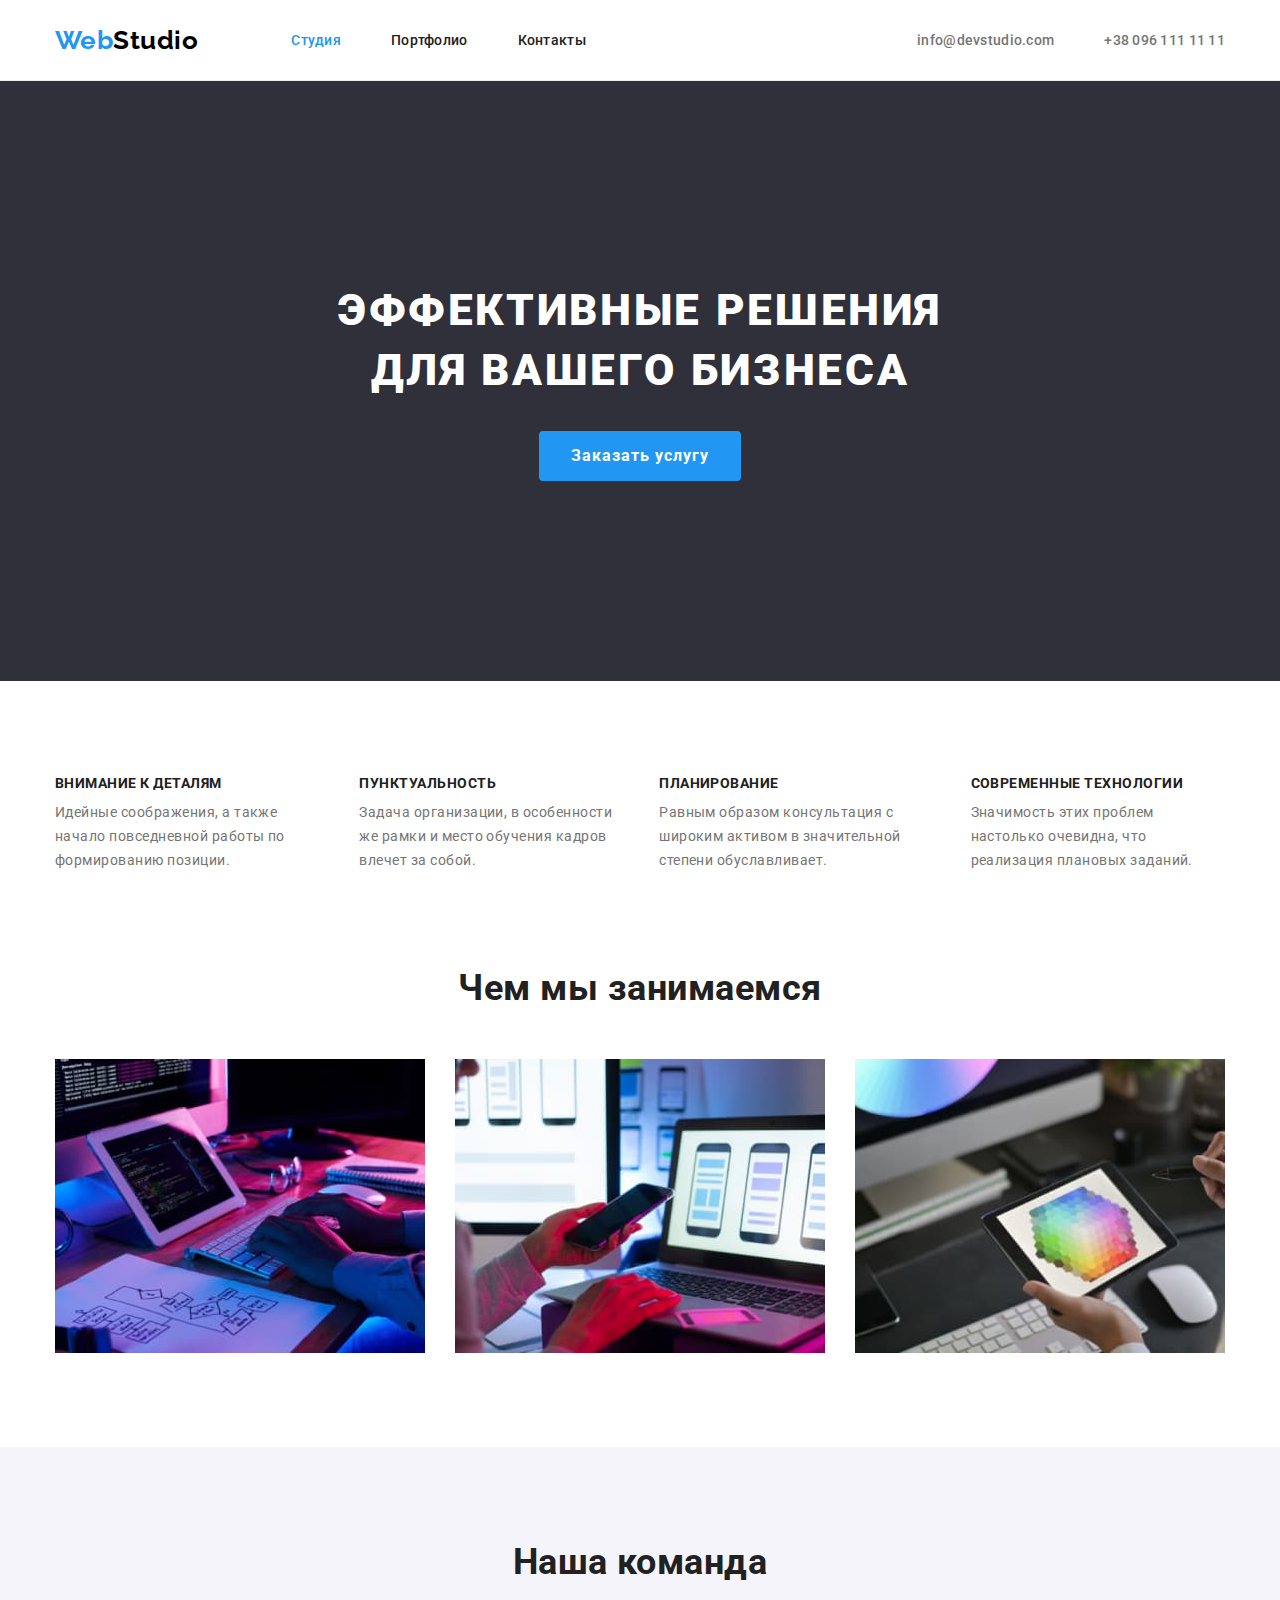
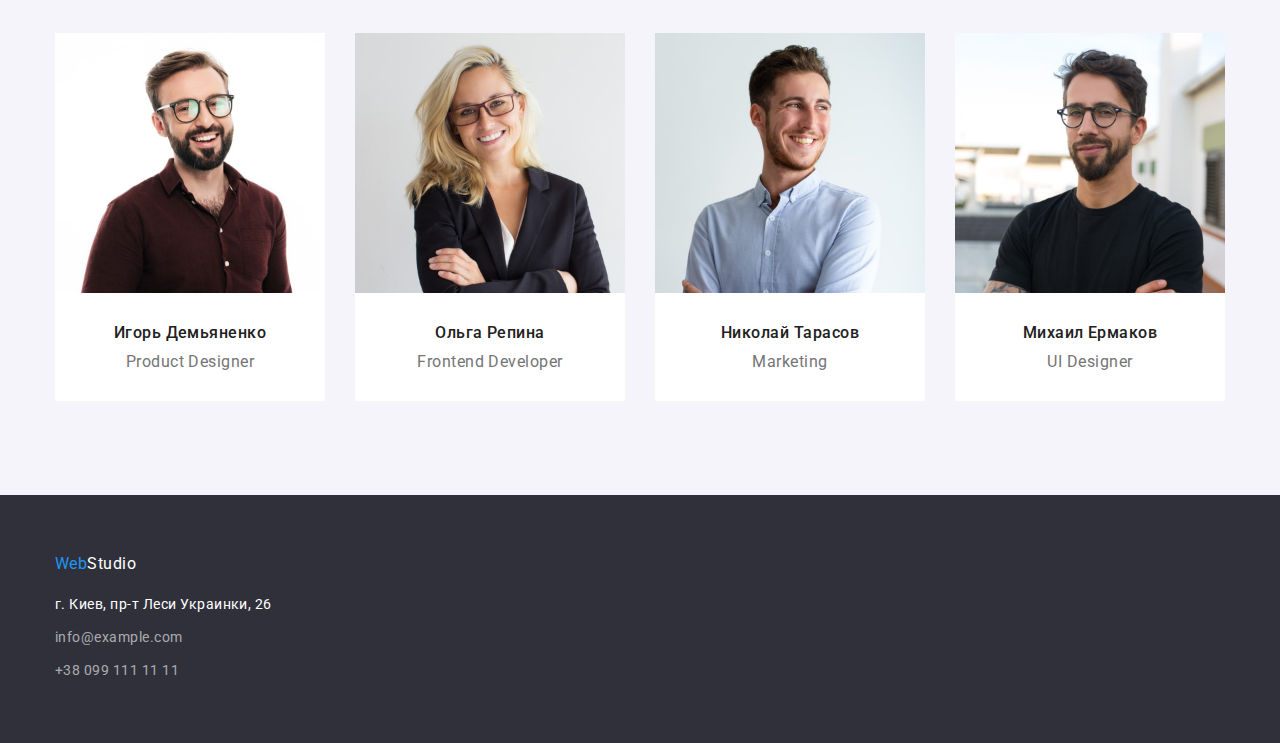
<file: index.html>
<!DOCTYPE html>
<html lang="ru">
  <head>
    <meta charset="UTF-8" />
    <meta http-equiv="X-UA-Compatible" content="IE=edge" />
    <meta name="viewport" content="width=device-width, initial-scale=1.0" />
    <title>goit-markup-hw-03</title>
    <link rel="preconnect" href="https://fonts.googleapis.com" />
    <link rel="preconnect" href="https://fonts.gstatic.com" crossorigin />
    <link
      href="https://fonts.googleapis.com/css2?family=Raleway:wght@700&family=Roboto:wght@400;500;700;900&display=swap"
      rel="stylesheet"
    />
    <link
      rel="stylesheet"
      href="https://cdnjs.cloudflare.com/ajax/libs/modern-normalize/1.1.0/modern-normalize.min.css"
    />
    <link rel="stylesheet" href="./css/styles.css" />
  </head>
  <body>
    <!--header site web studio-->
    <header class="header">
      <div class="conteiner header-nav">
        <a class="logo" href="./index.html"
          >Web<span class="logo-text">Studio</span></a
        >

        <nav class="navigation">
          <ul class="site-nav">
            <li class="item">
              <a class="link current" href="./index.html">Студия</a>
            </li>
            <li class="item">
              <a class="link" href="./portfolio.html">Портфолио</a>
            </li>
            <li class="item"><a class="link" href="#">Контакты</a></li>
          </ul>
        </nav>

        <ul class="contacts">
          <li class="item">
            <a class="link" href="mailto:info@devstudio.com"
              >info@devstudio.com</a
            >
          </li>
          <li class="item">
            <a class="link" href="tel:+380961111111">+38 096 111 11 11</a>
          </li>
        </ul>
      </div>
    </header>

    <main>
      <!--hero site web studio-->
      <section class="hero">
        <div class="conteiner">
          <h1 class="slogan">
            Эффективные решения<br />
            для вашего бизнеса
          </h1>

          <button class="button" type="button">Заказать услугу</button>
        </div>
      </section>
      <!--specifics site web studio-->
      <section class="section">
        <div class="conteiner">
          <h2 class="visually-hidden">Особенности</h2>

          <ul class="specific-items">
            <li class="item">
              <h3 class="subtitle">Внимание к деталям</h3>
              <p class="text">
                Идейные соображения, а также начало повседневной работы по
                формированию позиции.
              </p>
            </li>

            <li class="item">
              <h3 class="subtitle">Пунктуальность</h3>
              <p class="text">
                Задача организации, в особенности же рамки и место обучения
                кадров влечет за собой.
              </p>
            </li>

            <li class="item">
              <h3 class="subtitle">Планирование</h3>
              <p class="text">
                Равным образом консультация с широким активом в значительной
                степени обуславливает.
              </p>
            </li>

            <li class="item">
              <h3 class="subtitle">Современные технологии</h3>
              <p class="text">
                Значимость этих проблем настолько очевидна, что реализация
                плановых заданий.
              </p>
            </li>
          </ul>
        </div>
      </section>
      <!--works site web studio-->
      <section class="section works">
        <div class="conteiner">
          <h2 class="title-works">Чем мы занимаемся</h2>

          <ul class="works-site">
            <li class="item-work">
              <img
                src="./images/work/img1.jpg"
                alt="Работа за компютером"
                width="370"
              />
            </li>

            <li class="item-work">
              <img
                src="./images/work/img2.jpg"
                alt="Работа с мобильным интерфейсом"
                width="370"
              />
            </li>

            <li class="item-work">
              <img
                src="./images/work/img3.jpg"
                alt="Работа с цветом"
                width="370"
              />
            </li>
          </ul>
        </div>
      </section>
      <!--teams site web studio-->
      <section class="section team-our">
        <div class="conteiner">
          <h2 class="title-teams">Наша команда</h2>

          <ul class="teams">
            <li class="card-item">
              <img
                src="./images/team/igor.jpg"
                alt="Игорь Демьяненко"
                width="270"
              />
              <div class="card-user">
                <h3 class="subtitle-team">Игорь Демьяненко</h3>
                <p class="text-team">Product Designer</p>
              </div>
            </li>

            <li class="card-item">
              <img
                src="./images/team/olga.jpg"
                alt="Ольга Репина"
                width="270"
              />
              <div class="card-user">
                <h3 class="subtitle-team">Ольга Репина</h3>
                <p class="text-team">Frontend Developer</p>
              </div>
            </li>

            <li class="card-item">
              <img
                src="./images/team/nicholas.jpg"
                alt="Николай Тарасов"
                width="270"
              />
              <div class="card-user">
                <h3 class="subtitle-team">Николай Тарасов</h3>
                <p class="text-team">Marketing</p>
              </div>
            </li>

            <li class="card-item">
              <img
                src="./images/team/mykhailo.jpg"
                alt="Михаил Ермаков"
                width="270"
              />
              <div class="card-user">
                <h3 class="subtitle-team">Михаил Ермаков</h3>
                <p class="text-team">UI Designer</p>
              </div>
            </li>
          </ul>
        </div>
      </section>
    </main>

    <!--footer site web studio-->
    <footer class="footer">
      <div class="conteiner footer-nav">
        <a class="logo-footer" href="./index.html"
          >Web<span class="logo-text">Studio</span></a
        >

        <address class="address">
          <ul class="connection">
            <li class="item">
              <a
                class="link-first"
                href="https://goo.gl/maps/mM7BM1BBG924dc3X9"
                target="_blank"
                rel="noreferrer noopener"
                >г. Киев, пр-т Леси Украинки, 26</a
              >
            </li>

            <li class="item">
              <a class="link" href="mailto:info@example.com"
                >info@example.com</a
              >
            </li>

            <li class="item">
              <a class="link" href="tel:+380991111111">+38 099 111 11 11</a>
            </li>
          </ul>
        </address>
      </div>
    </footer>
  </body>
</html>
</file>
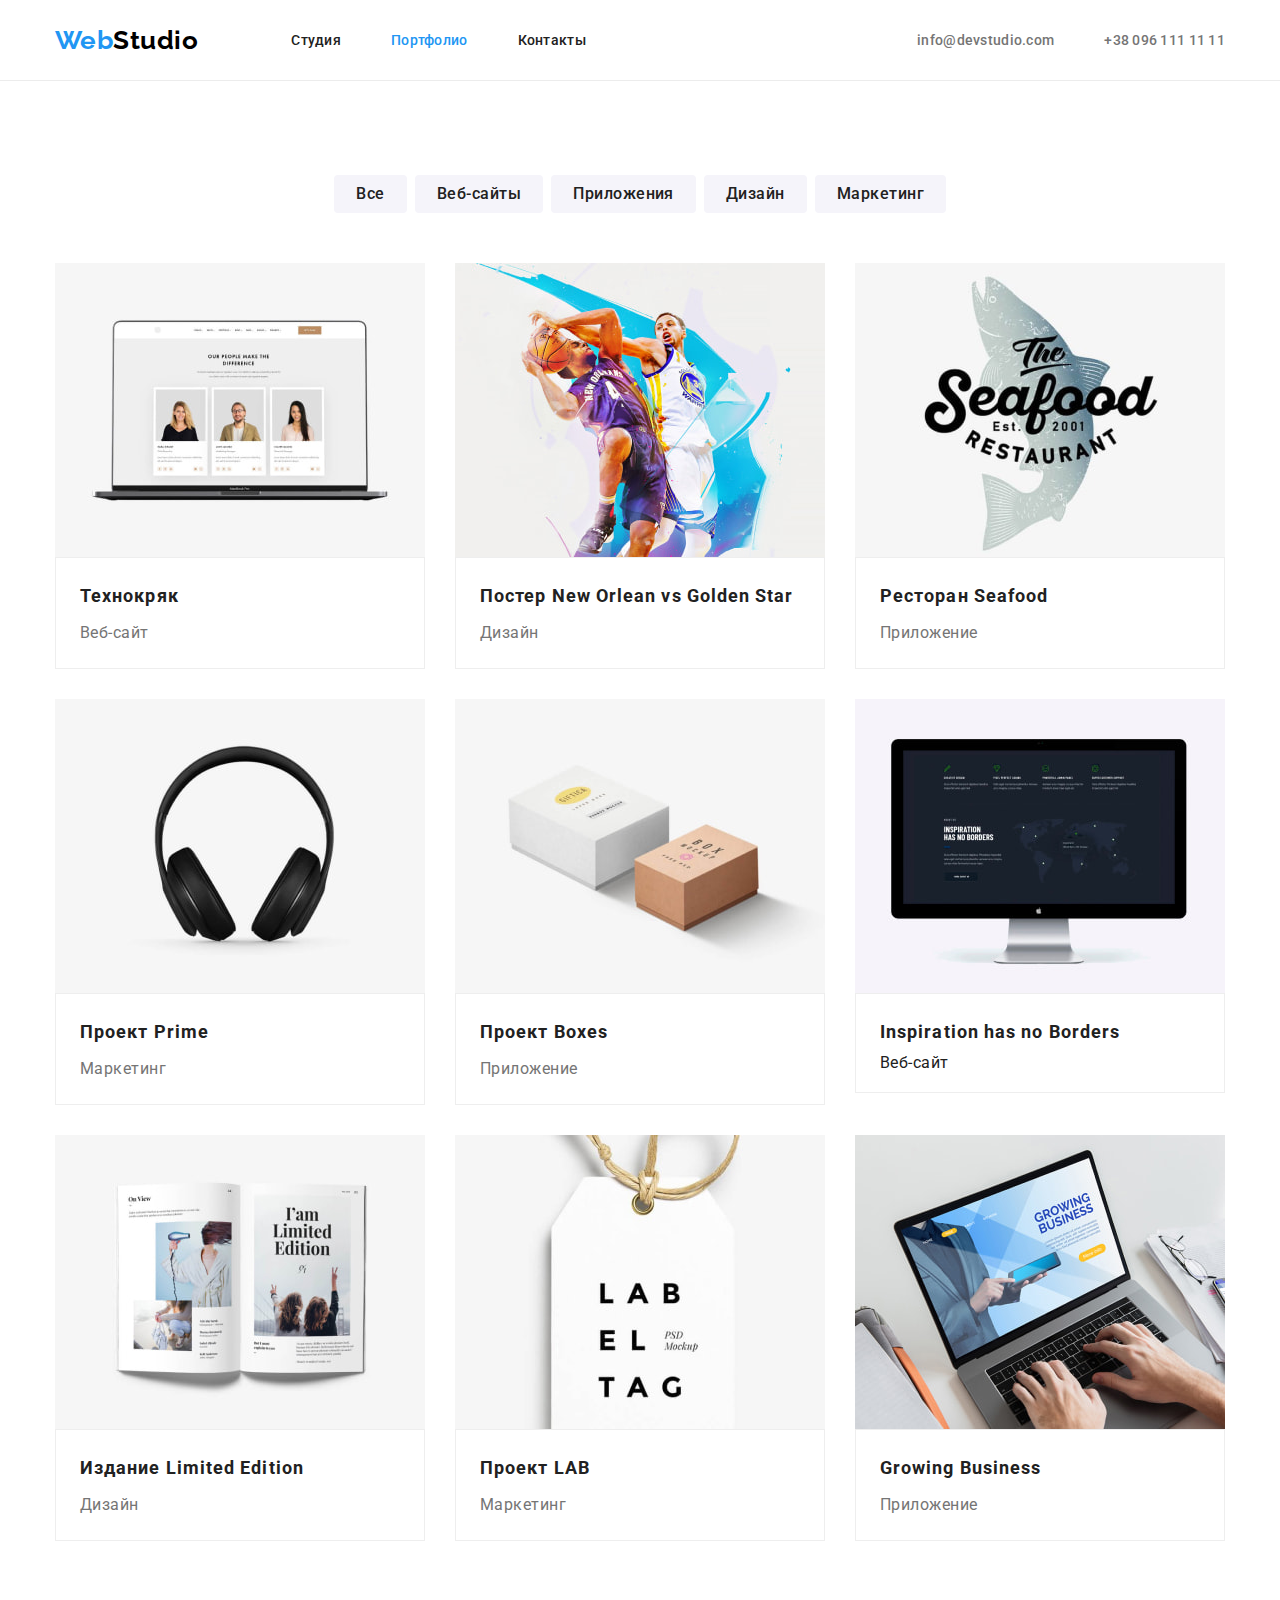
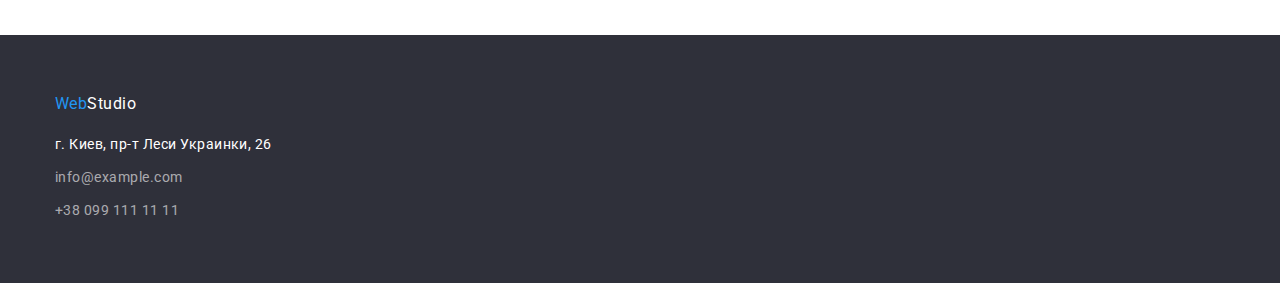
<file: portfolio.html>
<!DOCTYPE html>
<html lang="en">
  <head>
    <meta charset="UTF-8" />
    <meta http-equiv="X-UA-Compatible" content="IE=edge" />
    <meta name="viewport" content="width=device-width, initial-scale=1.0" />
    <title>Portfolio</title>
    <link rel="preconnect" href="https://fonts.googleapis.com" />
    <link rel="preconnect" href="https://fonts.gstatic.com" crossorigin />
    <link
      href="https://fonts.googleapis.com/css2?family=Raleway:wght@700&family=Roboto:wght@400;500;700;900&display=swap"
      rel="stylesheet"
    />
    <link
      rel="stylesheet"
      href="https://cdnjs.cloudflare.com/ajax/libs/modern-normalize/1.1.0/modern-normalize.min.css"
    />
    <link rel="stylesheet" href="./css/styles.css" />
  </head>
  <body>
    <!--header site web studio-->
    <header class="header">
      <div class="conteiner header-nav">
        <a class="logo" href="./index.html"
          >Web<span class="logo-text">Studio</span></a
        >

        <nav class="navigation">
          <ul class="site-nav">
            <li class="item"><a class="link" href="./index.html">Студия</a></li>
            <li class="item">
              <a class="link current" href="./portfolio.html">Портфолио</a>
            </li>
            <li class="item"><a class="link" href="#">Контакты</a></li>
          </ul>
        </nav>

        <ul class="contacts">
          <li class="item">
            <a class="link" href="mailto:info@devstudio.com"
              >info@devstudio.com</a
            >
          </li>
          <li class="item">
            <a class="link" href="tel:+380961111111">+38 096 111 11 11</a>
          </li>
        </ul>
      </div>
    </header>

    <main>
      <!--portfolio site web studio-->
      <section class="section">
        <div class="conteiner">
          <h1 class="visually-hidden">Фильтры проектов</h1>

          <ul class="filter">
            <li class="item">
              <button class="control" type="button">Все</button>
            </li>
            <li class="item">
              <button class="control" type="button">Веб-сайты</button>
            </li>
            <li class="item">
              <button class="control" type="button">Приложения</button>
            </li>
            <li class="item">
              <button class="control" type="button">Дизайн</button>
            </li>
            <li class="item">
              <button class="control" type="button">Маркетинг</button>
            </li>
          </ul>

          <ul class="cards-portfolio">
            <li class="card">
              <img
                src="./images/projects/technocrack.jpg"
                alt="Технокряк"
                width="370"
                height="294"
              />
              <div class="card-search">
                <h2 class="subtitle-card">Технокряк</h2>
                <p class="text-card">Веб-сайт</p>
              </div>
            </li>

            <li class="card">
              <img
                src="./images/projects/poster.jpg"
                alt="Постер"
                width="370"
                height="294"
              />
              <div class="card-search">
                <h2 class="subtitle-card">Постер New Orlean vs Golden Star</h2>
                <p class="text-card">Дизайн</p>
              </div>
            </li>

            <li class="card">
              <img
                src="./images/projects/restaurant.jpg"
                alt="Ресторан"
                width="370"
                height="294"
              />
              <div class="card-search">
                <h2 class="subtitle-card">Ресторан Seafood</h2>
                <p class="text-card">Приложение</p>
              </div>
            </li>

            <li class="card">
              <img
                src="./images/projects/project-prime.jpg"
                alt="Проект Prime"
                width="370"
                height="294"
              />
              <div class="card-search">
                <h2 class="subtitle-card">Проект Prime</h2>
                <p class="text-card">Маркетинг</p>
              </div>
            </li>

            <li class="card">
              <img
                src="./images/projects/project-boxes.jpg"
                alt="Проект Boxes"
                width="370"
                height="294"
              />
              <div class="card-search">
                <h2 class="subtitle-card">Проект Boxes</h2>
                <p class="text-card">Приложение</p>
              </div>
            </li>

            <li class="card">
              <img
                src="./images/projects/inspiration.jpg"
                alt="Inspiration"
                width="370"
                height="294"
              />
              <div class="card-search">
                <h2 class="subtitle-card">Inspiration has no Borders</h2>
                <p class="tex-cardt">Веб-сайт</p>
              </div>
            </li>

            <li class="card">
              <img
                src="./images/projects/publication.jpg"
                alt="Издание Limited Edition"
                width="370"
                height="294"
              />
              <div class="card-search">
                <h2 class="subtitle-card">Издание Limited Edition</h2>
                <p class="text-card">Дизайн</p>
              </div>
            </li>

            <li class="card">
              <img
                src="./images/projects/project-lab.jpg"
                alt="Проект LAB"
                width="370"
                height="294"
              />
              <div class="card-search">
                <h2 class="subtitle-card">Проект LAB</h2>
                <p class="text-card">Маркетинг</p>
              </div>
            </li>

            <li class="card">
              <img
                src="./images/projects/growing-business.jpg"
                alt="Growing Business"
                width="370"
                height="294"
              />
              <div class="card-search">
                <h2 class="subtitle-card">Growing Business</h2>
                <p class="text-card">Приложение</p>
              </div>
            </li>
          </ul>
        </div>
      </section>
    </main>

    <!--footer site web studio-->
    <footer class="footer">
      <div class="conteiner footer-nav">
        <a class="logo-footer" href="./index.html"
          >Web<span class="logo-text">Studio</span></a
        >

        <address class="address">
          <ul class="connection">
            <li class="item">
              <a
                class="link-first"
                href="https://goo.gl/maps/mM7BM1BBG924dc3X9"
                target="_blank"
                rel="noreferrer noopener"
                >г. Киев, пр-т Леси Украинки, 26</a
              >
            </li>

            <li class="item">
              <a class="link" href="mailto:info@example.com"
                >info@example.com</a
              >
            </li>

            <li class="item">
              <a class="link" href="tel:+380991111111">+38 099 111 11 11</a>
            </li>
          </ul>
        </address>
      </div>
    </footer>
  </body>
</html>
</file>
<file: css/styles.css>
:root {
    /* background color site */
    --light-background-color: #FFFFFF;
    --dark-background-color: #2F303A;
    --medium-background-color: #F5F4FA;
    --lightdark-background-color: #ECECEC;
    --lightmid-background-color: #EEEEEE;
    --accent-background-color: #2196F3;

    /* text color */
    --light-color-text: #FFFFFF;
    --dark-color-text: #000000;
    --medium-dark-color-text: #212121;
    --medium-light-color-text: #757575;
    --accent-color-text: #2196F3;
    --lightdark-color-text: rgba(255, 255, 255, 0.6);
}

/* basic styles site */
body {
    background-color: var(--light-background-color);
    color: var(--medium-dark-color-text);

    font-family: Roboto, sans-serif;
    letter-spacing: 0.03em;
}
ul {
    margin: 0;
    padding: 0;
    list-style: none;
}
a {
    text-decoration: none;
}
.conteiner {
    width: 1200px;
    margin: 0 auto;
    padding-right: 15px;
    padding-left: 15px;
}
h1, h2, h3, p {
    margin-top: 0;
    margin-bottom: 0;
}
.section {
    padding-top: 94px;
    padding-bottom: 94px;
}
img {
    display: block;
    max-width: 100%;
    height: auto;
}
/* end basic styles site */

/* header site web studio */
/* header site */
.header {
    border-bottom: 1px solid var(--lightdark-background-color);
}
.header-nav {
    display: flex;
    align-items: center;
}

/* logo site */
.logo {
color: var(--accent-color-text);

font-family: 'Raleway', sans-serif;
font-weight: 700;
font-size: 26px;
line-height: 1.192;
}
.logo-text {
    color: var(--dark-color-text);
}

/* navigation site */
.navigation {
    margin-left: 93px;
}
.site-nav {
    display: flex;
}
.site-nav .item:not(:last-child) {
    margin-right: 50px;
}
.site-nav .link {
    display: block;
    padding-top: 32px;
    padding-bottom: 32px;

    color: var(--medium-dark-color-text);

    font-weight: 500;
    font-size: 14px;
    line-height: 1.142;
    letter-spacing: 0.02em;
}
.site-nav .link:hover, 
.site-nav .link:focus {
    color: var(--accent-color-text);
}
.site-nav .link.current {
    color: var(--accent-color-text);
}

/* contacts site */
.contacts {
    display: flex;
    margin-left: auto;
}
.contacts .item:not(:last-child) {
    margin-right: 50px;
}
.contacts .link {
    display: block;
    padding-top: 32px;
    padding-bottom: 32px;

    color: var(--medium-light-color-text);

    font-weight: 500;
    font-size: 14px;
    line-height: 1.142;
    letter-spacing: 0.02em;
}
.contacts .link:hover, 
.contacts .link:focus {
    color: var(--accent-color-text);
}
/* end header site web studio */

/* main site web studio */
/* main index */
/* section hero */
.hero {
    padding-top: 200px;
    padding-bottom: 200px;

    background-color: var(--dark-background-color);
}
.slogan {
    margin-bottom: 30px;
    color: var(--light-color-text);
    
    font-weight: 900;
    font-size: 44px;
    line-height: 1.363;
    text-align: center;
    letter-spacing: 0.06em;
    text-transform: uppercase;
}
.button {
    margin: 0 auto;
    border-radius: 4px;
    padding: 10px 32px;
    border: none;
    min-width: 200px;

    background-color: var(--accent-background-color);
    color: var(--light-color-text);
    cursor: pointer;

    font-weight: 700;
    font-size: 16px;
    line-height: 1.875;
    display: flex;
    align-items: center;
    text-align: center;
    letter-spacing: 0.06em;
}

/* section specific */
.visually-hidden {
   position: absolute;
   clip: rect(0 0 0 0);
   width: 1px;
   height: 1px;
   margin: -1px;
}
.specific-items {
    display: flex;
}
.specific-items .item:not(:last-child) {
    margin-right: 30px;
}
.subtitle{
    margin-bottom: 10px;

    color: var(--medium-dark-color-text);
    
    font-weight: 700;
    font-size: 14px;
    line-height: 1.142;
    text-transform: uppercase;
}
.text {
    color: var(--medium-light-color-text);

    font-size: 14px;
    line-height: 1.714;
}

/* section works */
.works {
    padding-top: 0;
}
.title-works, .title-teams, 
.title-specific {
    margin-bottom: 50px;

    color: var(--medium-dark-color-text);

    font-weight: 700;
    font-size: 36px;
    line-height: 1.167;
    text-align: center;
}
.works-site {
    display: flex;
}
.works-site .item-work:not(:last-child){
    margin-right: 30px;
}

/* section teams */
.team-our {
    background-color: var(--medium-background-color);
}
.teams {
    display: flex;
}
.card-item:not(:last-child){
    margin-right: 30px;
}
.card-item {
    background-color: var(--light-background-color);
}
.card-user {
    margin-top: 30px;
    margin-bottom: 30px;
}
.subtitle-team{
    margin-bottom: 10px;

    color: var(--medium-dark-color-text);

    font-weight: 500;
    font-size: 16px;
    line-height: 1.188;
    text-align: center;
}
.text-team {
    color: var(--medium-light-color-text);

    font-size: 16px;
    line-height: 1.188;
    text-align: center;
}
/* end main index */

/* main portfolio */
/* section portfolio */

/* button portfolio */
.filter {
    display: flex;
    justify-content: center;

   margin-bottom: 50px;
}
.filter .item:not(:last-child) {
    margin-right: 8px;
}
.control {
    border-radius: 4px;
    padding: 6px 22px;
    border: none;
    min-width: 73px;

    background-color: var(--medium-background-color);
    color: var(--medium-dark-color-text);
    cursor: pointer;

    font-weight: 500;
    font-size: 16px;
    line-height: 1.625;
    text-align: center;
    letter-spacing: 0.03em;
}
.control:hover, .control:focus, 
.control:active {
    background-color: var(--accent-background-color);
    color: var(--light-color-text);  
}
/* cards portfolio*/
.cards-portfolio {
    display: flex;
    flex-wrap: wrap;
}
.card {
    width: 370px;
    margin-right: 30px;
    margin-bottom: 30px;

    background-color: var(--light-background-color);
}
.card:nth-child(3n) {
    margin-right: 0;
}
.card:nth-last-child(-n+3) {
    margin-bottom: 0;
}
.card-search {
    padding: 20px 24px;
    border: 1px solid var(--lightmid-background-color);
}
.subtitle-card {
    margin-bottom: 4px;

    color: var(--medium-dark-color-text);

    font-weight: 700;
    font-size: 18px;
    line-height: 2;
    letter-spacing: 0.06em;
}
.text-card {
    color: var(--medium-light-color-text);

    font-size: 16px;
    line-height: 1.875;
}
/* end main portfolio */
/* end main site web studio */

/* footer site */
.footer {
    padding-top: 60px;
    padding-bottom: 60px;

    background-color: var(--dark-background-color);
}
.footer-nav {
    
}
.logo-footer {
    display: inline-block;
    margin-bottom: 20px;

    color: var(--accent-color-text)
}
.footer .logo-text {
    color: var(--light-color-text);
}
.address {
    font-style: normal;
}
.connection .item:not(:last-child) {
    margin-bottom: 9px;
}
.connection .link-first {
    color: var(--light-color-text);

    font-size: 14px;
    line-height: 1.7;  
}
.connection .link {
    color: var(--lightdark-color-text);

    font-size: 14px;
    line-height: 1.7;
}
/* end footer site */
</file>
